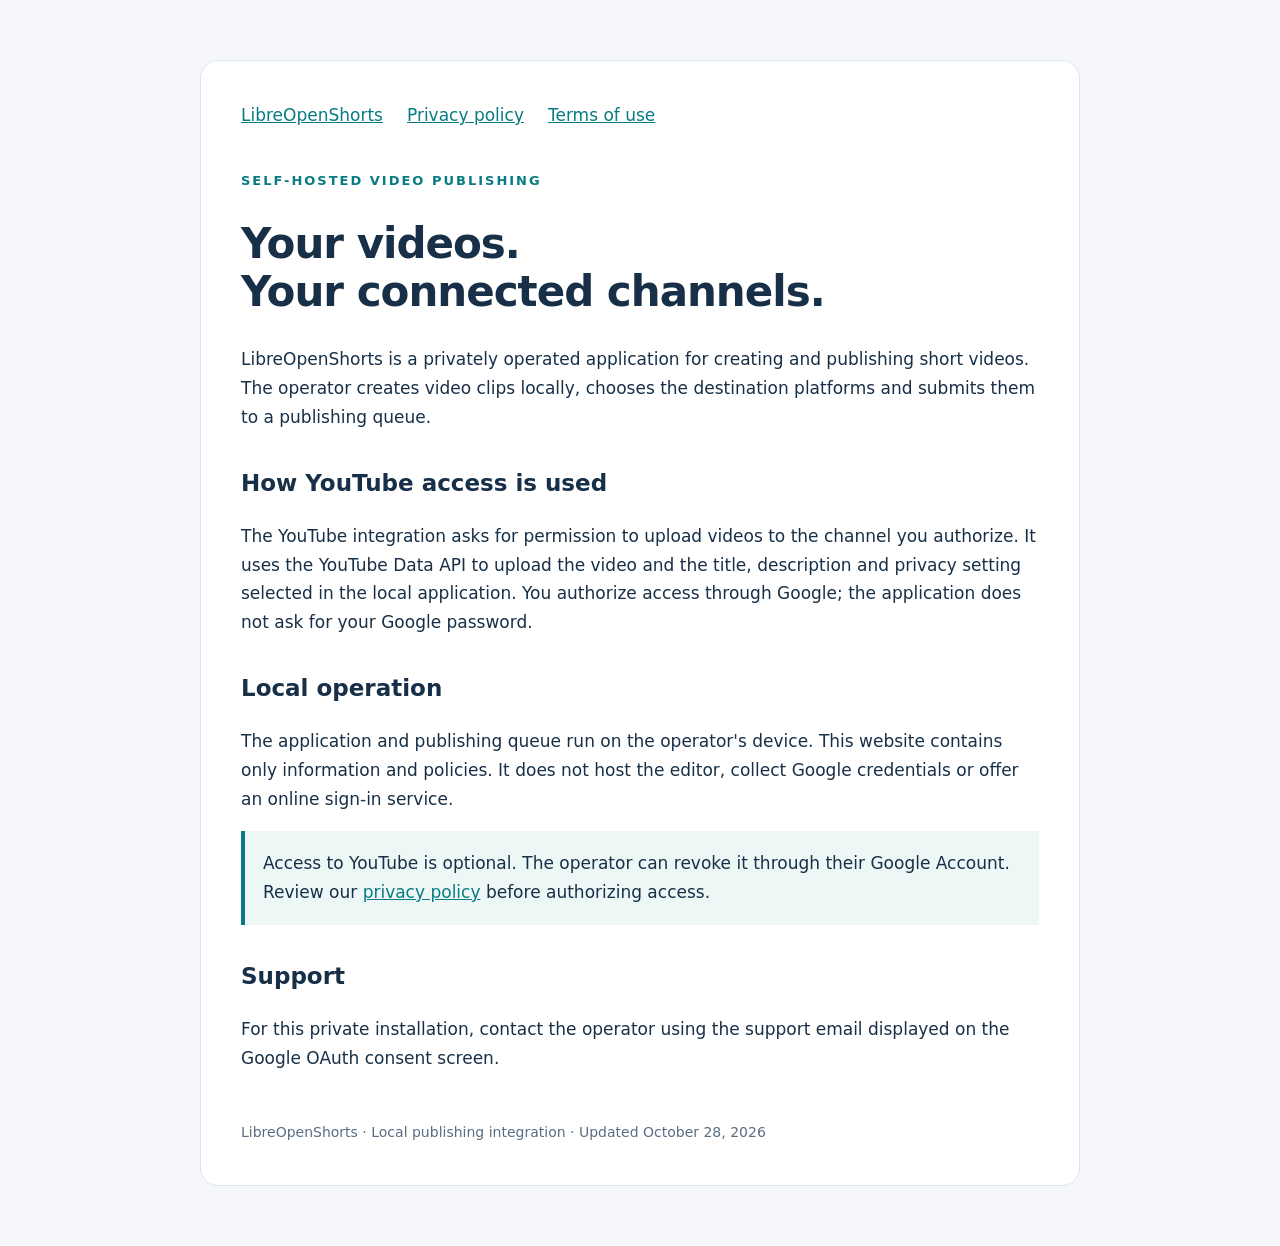
<file: index.html>
<!doctype html><html lang="en"><head><meta charset="utf-8"><meta name="robots" content="noindex,nofollow"><meta name="viewport" content="width=device-width,initial-scale=1"><title>LibreOpenShorts | Local video publishing</title><link rel="stylesheet" href="style.css"></head><body><main><nav aria-label="Main navigation"><a href="index.html">LibreOpenShorts</a><a href="privacy.html">Privacy policy</a><a href="terms.html">Terms of use</a></nav><p class="eyebrow">SELF-HOSTED VIDEO PUBLISHING</p><h1>Your videos.<br>Your connected channels.</h1><p>LibreOpenShorts is a privately operated application for creating and publishing short videos. The operator creates video clips locally, chooses the destination platforms and submits them to a publishing queue.</p><h2>How YouTube access is used</h2><p>The YouTube integration asks for permission to upload videos to the channel you authorize. It uses the YouTube Data API to upload the video and the title, description and privacy setting selected in the local application. You authorize access through Google; the application does not ask for your Google password.</p><h2>Local operation</h2><p>The application and publishing queue run on the operator's device. This website contains only information and policies. It does not host the editor, collect Google credentials or offer an online sign-in service.</p><p class="note">Access to YouTube is optional. The operator can revoke it through their Google Account. Review our <a href="privacy.html">privacy policy</a> before authorizing access.</p><h2>Support</h2><p>For this private installation, contact the operator using the support email displayed on the Google OAuth consent screen.</p><footer>LibreOpenShorts · Local publishing integration · Updated October 28, 2026</footer></main></body></html>
</file>
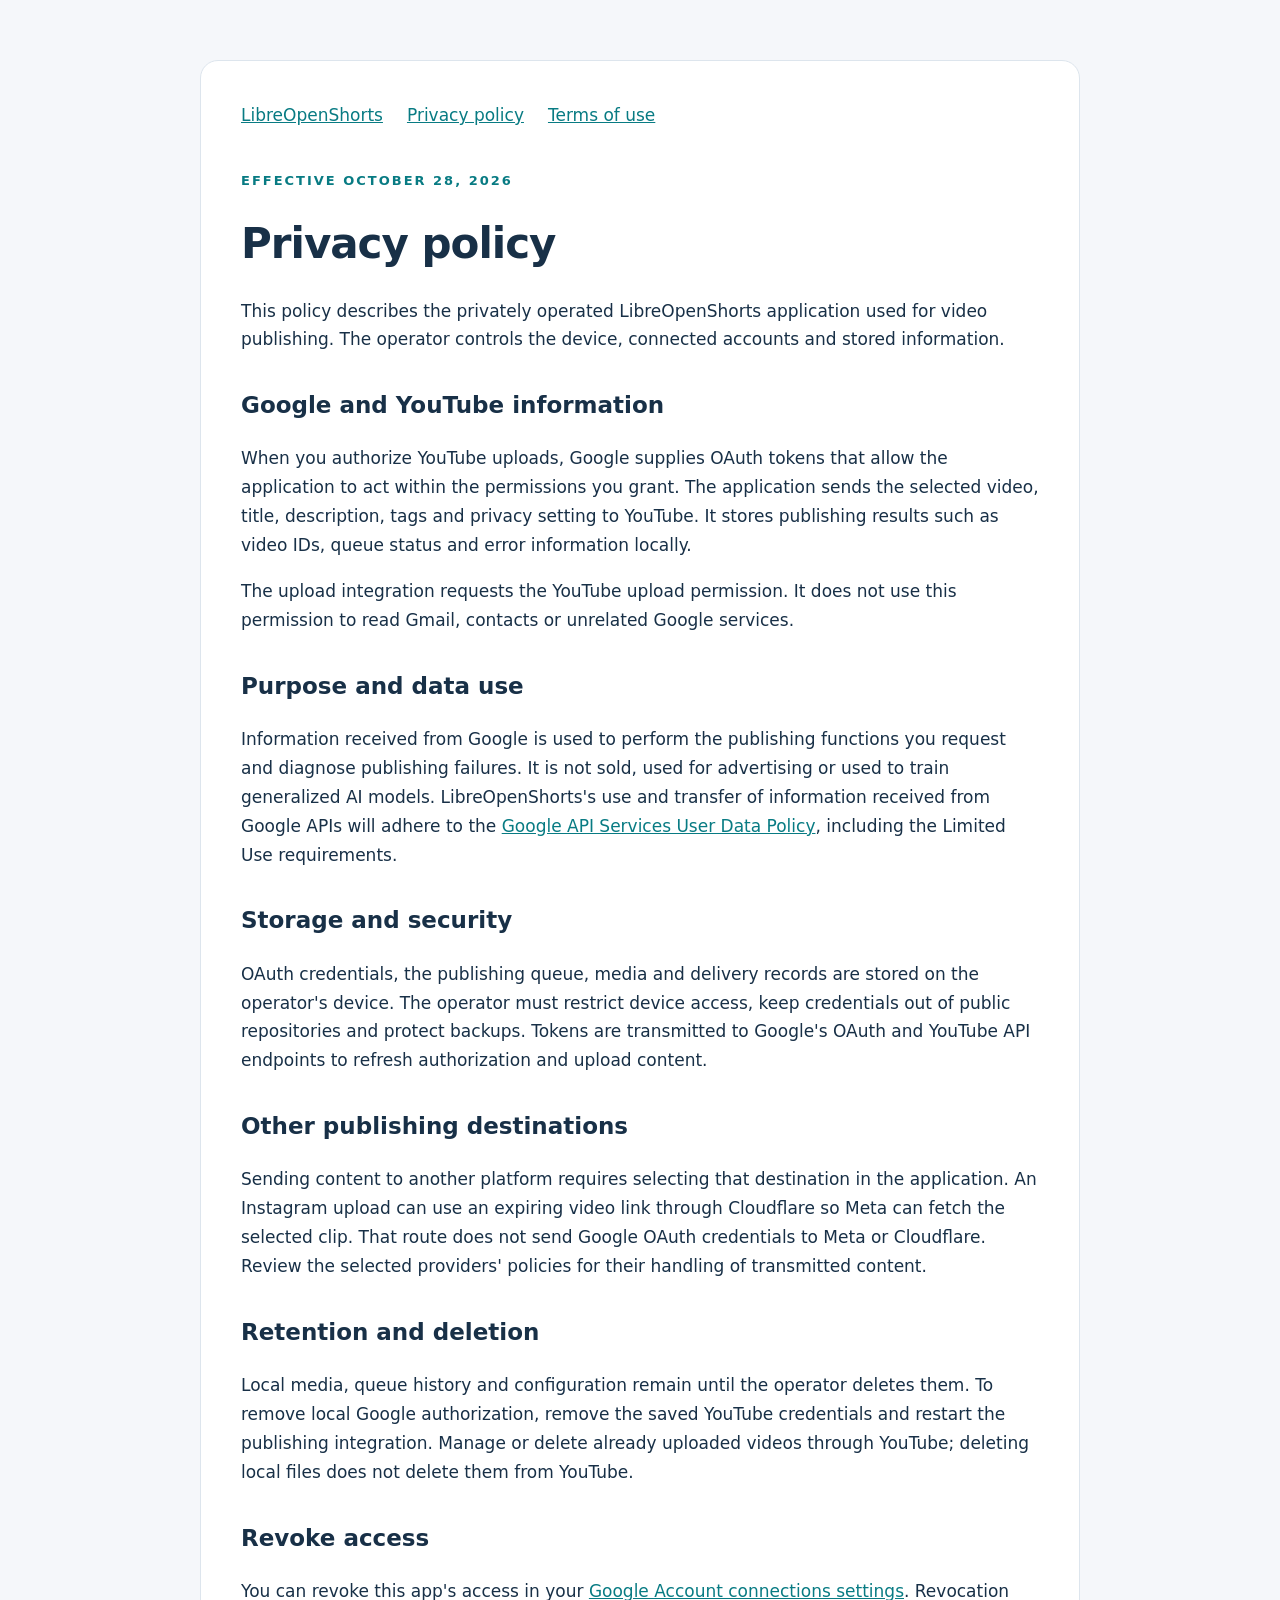
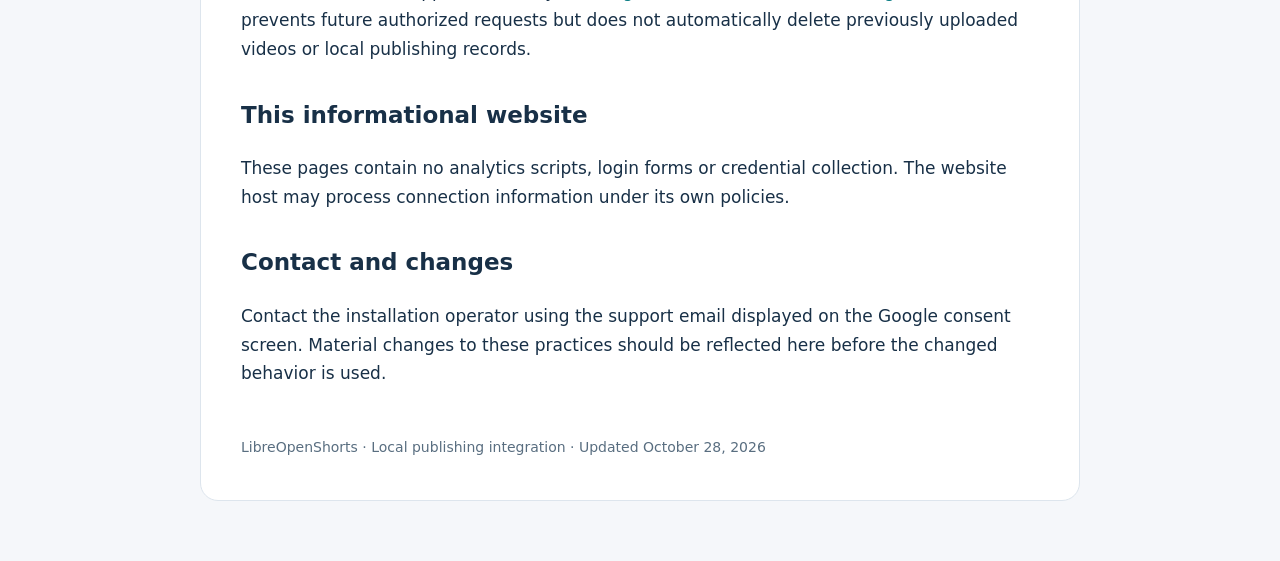
<file: privacy.html>
<!doctype html><html lang="en"><head><meta charset="utf-8"><meta name="robots" content="noindex,nofollow"><meta name="viewport" content="width=device-width,initial-scale=1"><title>Privacy policy | LibreOpenShorts</title><link rel="stylesheet" href="style.css"></head><body><main><nav aria-label="Main navigation"><a href="index.html">LibreOpenShorts</a><a href="privacy.html">Privacy policy</a><a href="terms.html">Terms of use</a></nav><p class="eyebrow">EFFECTIVE OCTOBER 28, 2026</p><h1>Privacy policy</h1><p>This policy describes the privately operated LibreOpenShorts application used for video publishing. The operator controls the device, connected accounts and stored information.</p><h2>Google and YouTube information</h2><p>When you authorize YouTube uploads, Google supplies OAuth tokens that allow the application to act within the permissions you grant. The application sends the selected video, title, description, tags and privacy setting to YouTube. It stores publishing results such as video IDs, queue status and error information locally.</p><p>The upload integration requests the YouTube upload permission. It does not use this permission to read Gmail, contacts or unrelated Google services.</p><h2>Purpose and data use</h2><p>Information received from Google is used to perform the publishing functions you request and diagnose publishing failures. It is not sold, used for advertising or used to train generalized AI models. LibreOpenShorts's use and transfer of information received from Google APIs will adhere to the <a href="https://developers.google.com/terms/api-services-user-data-policy">Google API Services User Data Policy</a>, including the Limited Use requirements.</p><h2>Storage and security</h2><p>OAuth credentials, the publishing queue, media and delivery records are stored on the operator's device. The operator must restrict device access, keep credentials out of public repositories and protect backups. Tokens are transmitted to Google's OAuth and YouTube API endpoints to refresh authorization and upload content.</p><h2>Other publishing destinations</h2><p>Sending content to another platform requires selecting that destination in the application. An Instagram upload can use an expiring video link through Cloudflare so Meta can fetch the selected clip. That route does not send Google OAuth credentials to Meta or Cloudflare. Review the selected providers' policies for their handling of transmitted content.</p><h2>Retention and deletion</h2><p>Local media, queue history and configuration remain until the operator deletes them. To remove local Google authorization, remove the saved YouTube credentials and restart the publishing integration. Manage or delete already uploaded videos through YouTube; deleting local files does not delete them from YouTube.</p><h2>Revoke access</h2><p>You can revoke this app's access in your <a href="https://myaccount.google.com/connections">Google Account connections settings</a>. Revocation prevents future authorized requests but does not automatically delete previously uploaded videos or local publishing records.</p><h2>This informational website</h2><p>These pages contain no analytics scripts, login forms or credential collection. The website host may process connection information under its own policies.</p><h2>Contact and changes</h2><p>Contact the installation operator using the support email displayed on the Google consent screen. Material changes to these practices should be reflected here before the changed behavior is used.</p><footer>LibreOpenShorts · Local publishing integration · Updated October 28, 2026</footer></main></body></html>
</file>
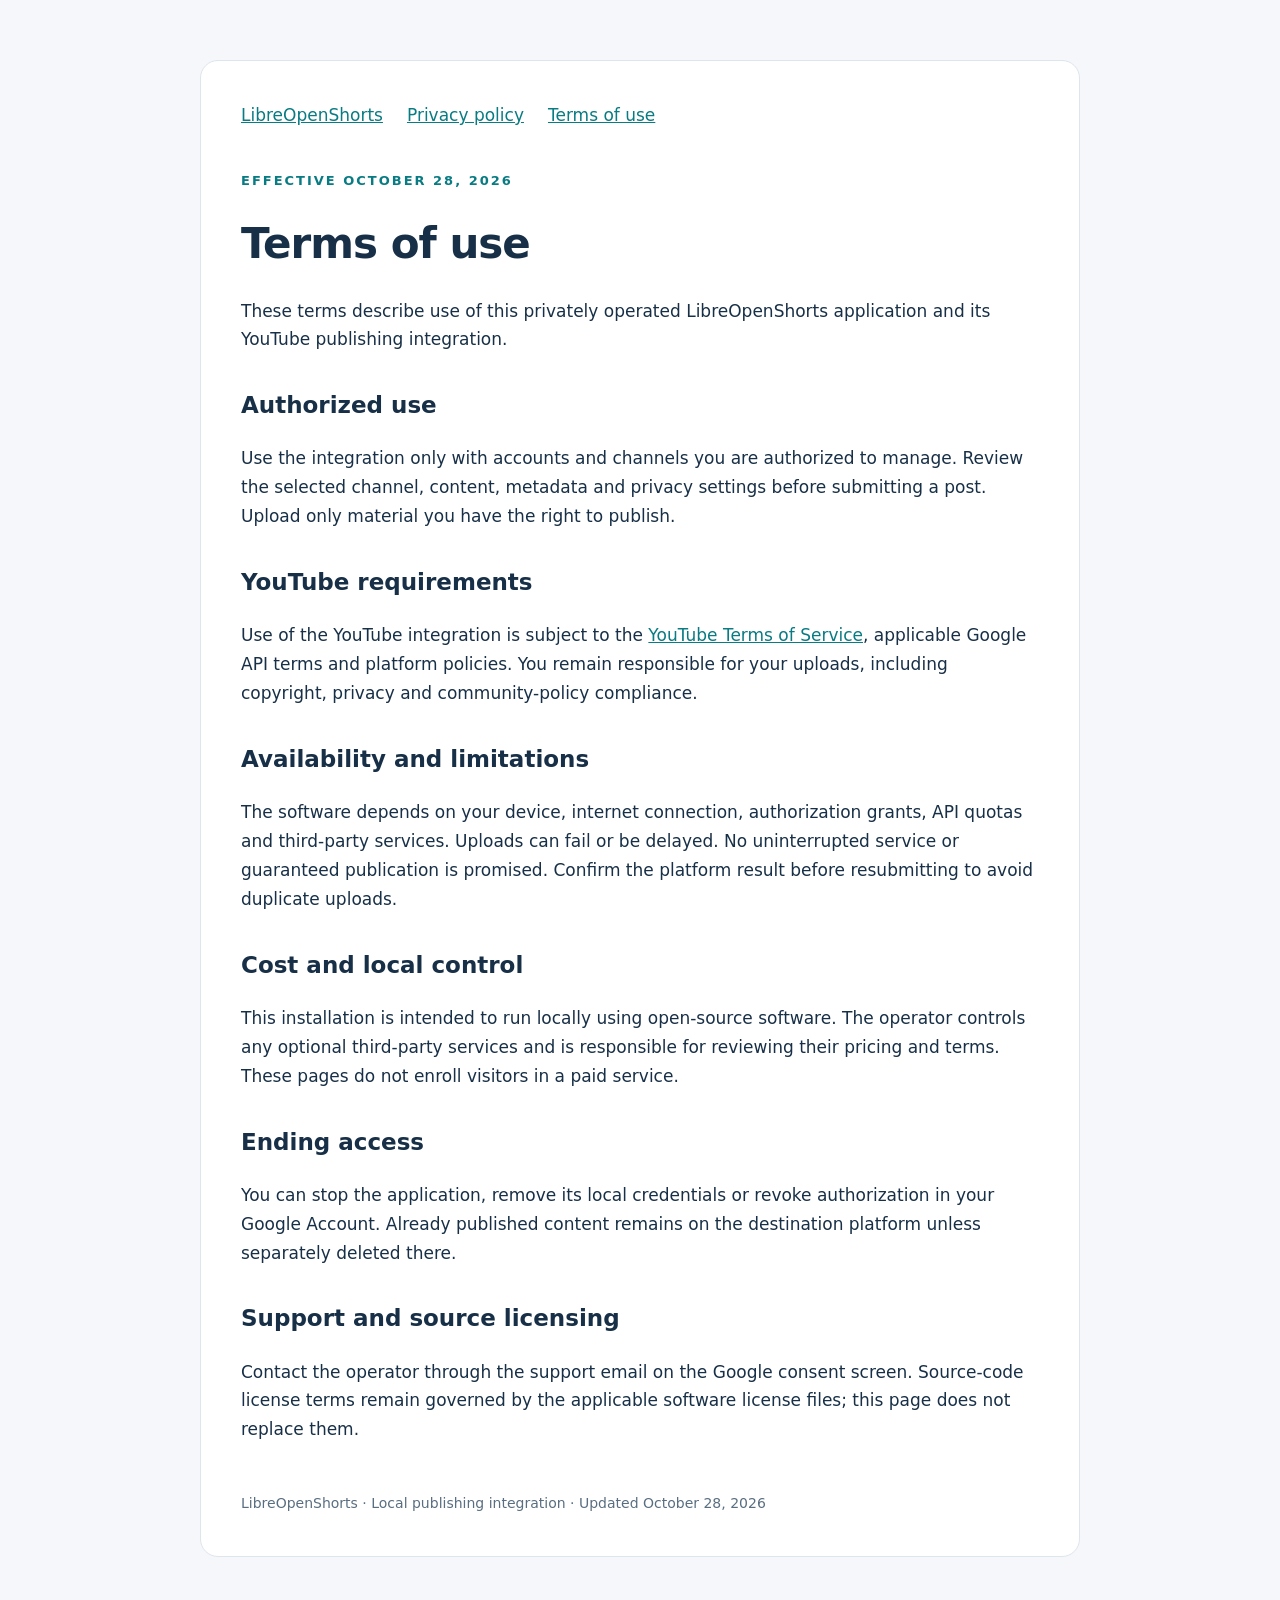
<file: terms.html>
<!doctype html><html lang="en"><head><meta charset="utf-8"><meta name="robots" content="noindex,nofollow"><meta name="viewport" content="width=device-width,initial-scale=1"><title>Terms of use | LibreOpenShorts</title><link rel="stylesheet" href="style.css"></head><body><main><nav aria-label="Main navigation"><a href="index.html">LibreOpenShorts</a><a href="privacy.html">Privacy policy</a><a href="terms.html">Terms of use</a></nav><p class="eyebrow">EFFECTIVE OCTOBER 28, 2026</p><h1>Terms of use</h1><p>These terms describe use of this privately operated LibreOpenShorts application and its YouTube publishing integration.</p><h2>Authorized use</h2><p>Use the integration only with accounts and channels you are authorized to manage. Review the selected channel, content, metadata and privacy settings before submitting a post. Upload only material you have the right to publish.</p><h2>YouTube requirements</h2><p>Use of the YouTube integration is subject to the <a href="https://www.youtube.com/t/terms">YouTube Terms of Service</a>, applicable Google API terms and platform policies. You remain responsible for your uploads, including copyright, privacy and community-policy compliance.</p><h2>Availability and limitations</h2><p>The software depends on your device, internet connection, authorization grants, API quotas and third-party services. Uploads can fail or be delayed. No uninterrupted service or guaranteed publication is promised. Confirm the platform result before resubmitting to avoid duplicate uploads.</p><h2>Cost and local control</h2><p>This installation is intended to run locally using open-source software. The operator controls any optional third-party services and is responsible for reviewing their pricing and terms. These pages do not enroll visitors in a paid service.</p><h2>Ending access</h2><p>You can stop the application, remove its local credentials or revoke authorization in your Google Account. Already published content remains on the destination platform unless separately deleted there.</p><h2>Support and source licensing</h2><p>Contact the operator through the support email on the Google consent screen. Source-code license terms remain governed by the applicable software license files; this page does not replace them.</p><footer>LibreOpenShorts · Local publishing integration · Updated October 28, 2026</footer></main></body></html>
</file>
<file: style.css>
*{box-sizing:border-box}body{margin:0;background:#f5f7fa;color:#183047;font:17px/1.7 system-ui,sans-serif}main{max-width:880px;margin:60px auto;padding:40px;background:white;border:1px solid #dde5ed;border-radius:18px}nav{display:flex;gap:24px;flex-wrap:wrap;margin-bottom:40px}a{color:#087b83}h1{font-size:42px;line-height:1.15;letter-spacing:-1px}h2{font-size:23px;margin-top:32px}.eyebrow{font-size:13px;font-weight:700;letter-spacing:2px;color:#087b83}.note{padding:18px;background:#edf7f5;border-left:4px solid #087b83}footer{margin-top:48px;font-size:14px;color:#596e80}@media(max-width:650px){main{margin:16px;padding:24px}h1{font-size:32px}}
</file>
